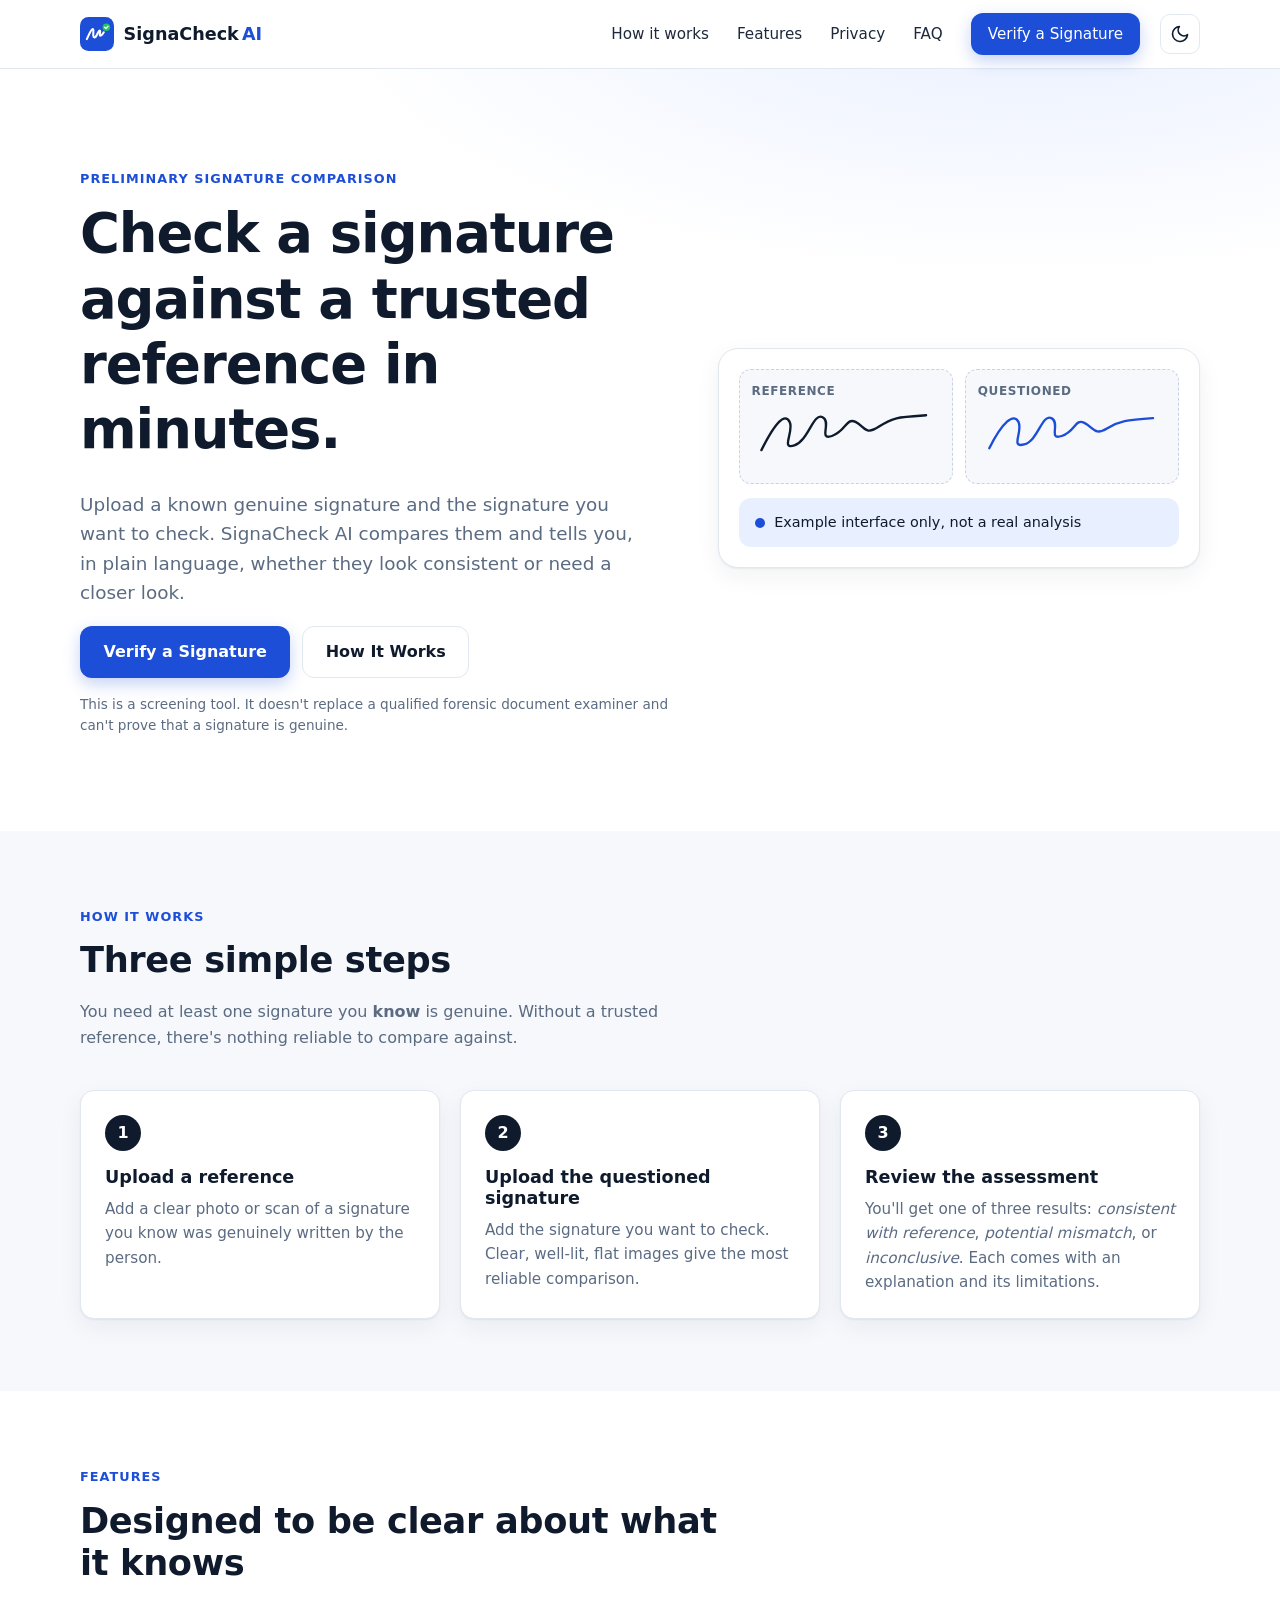
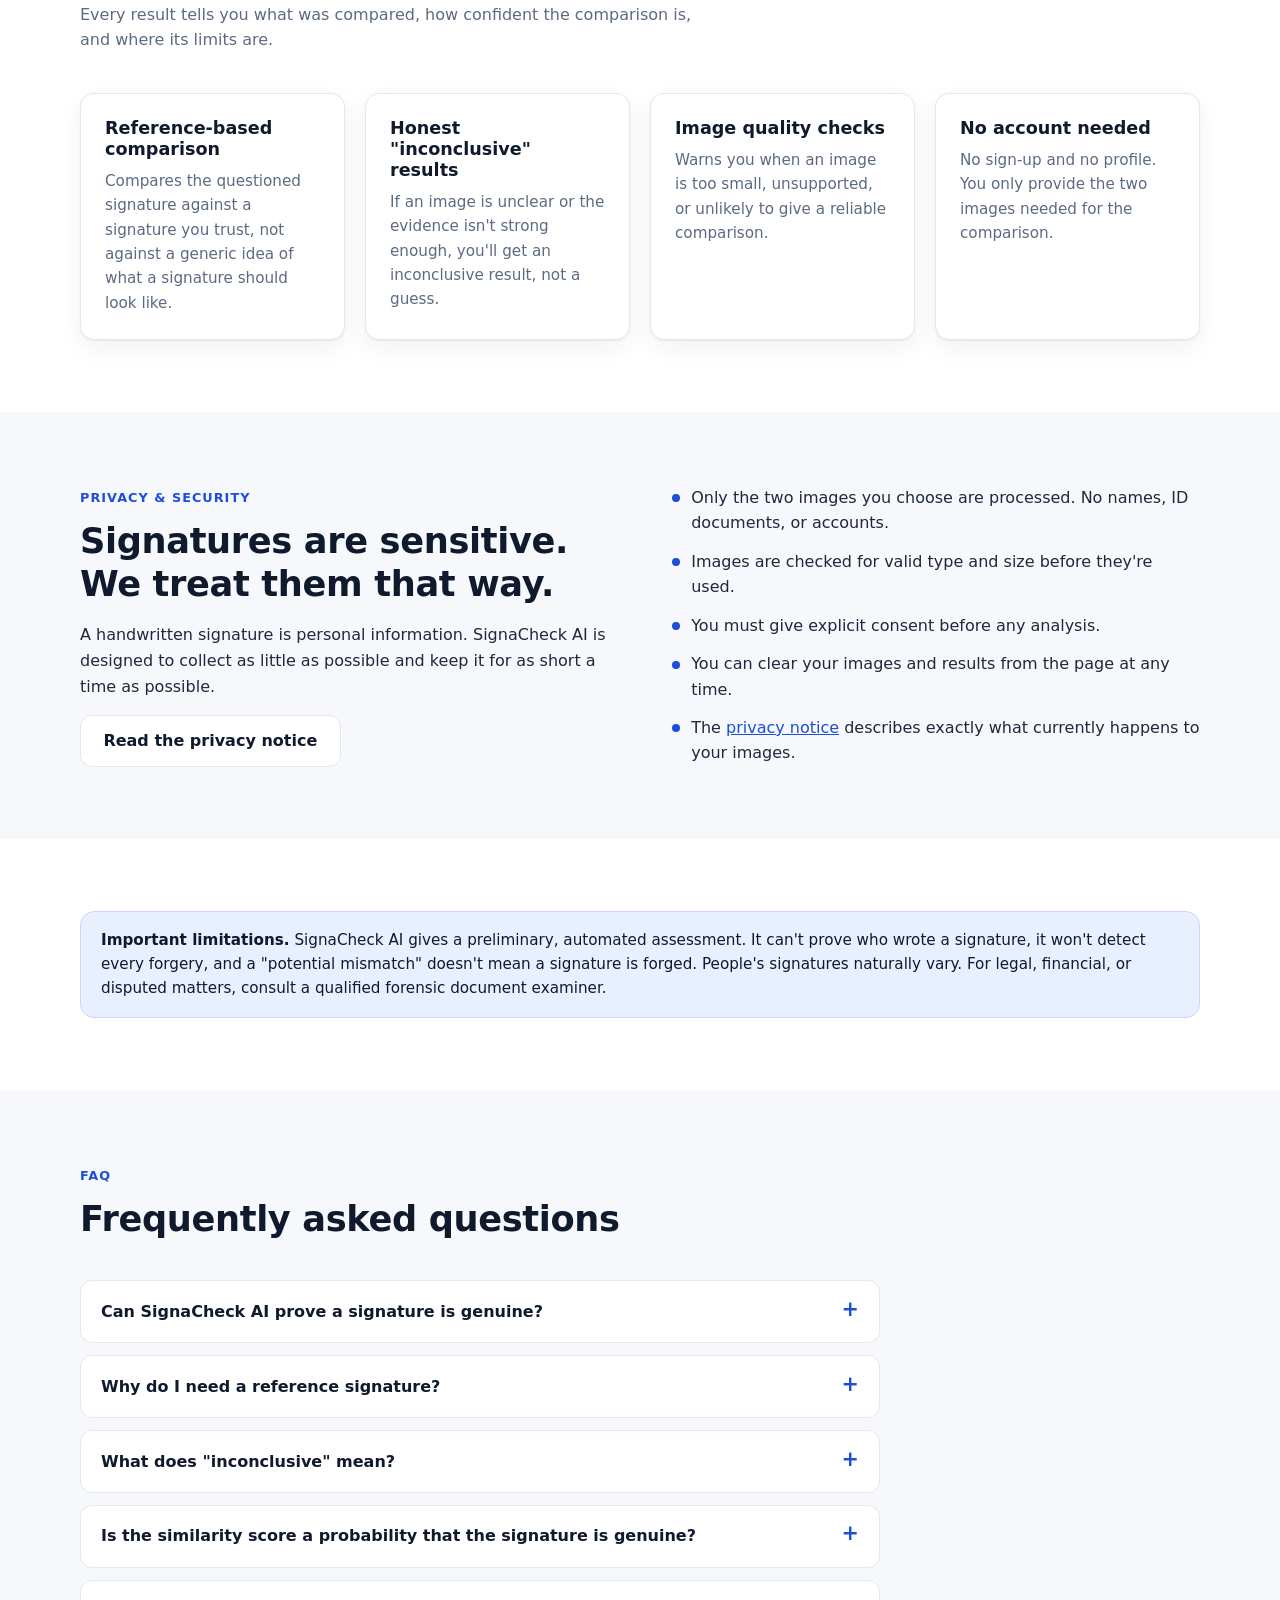
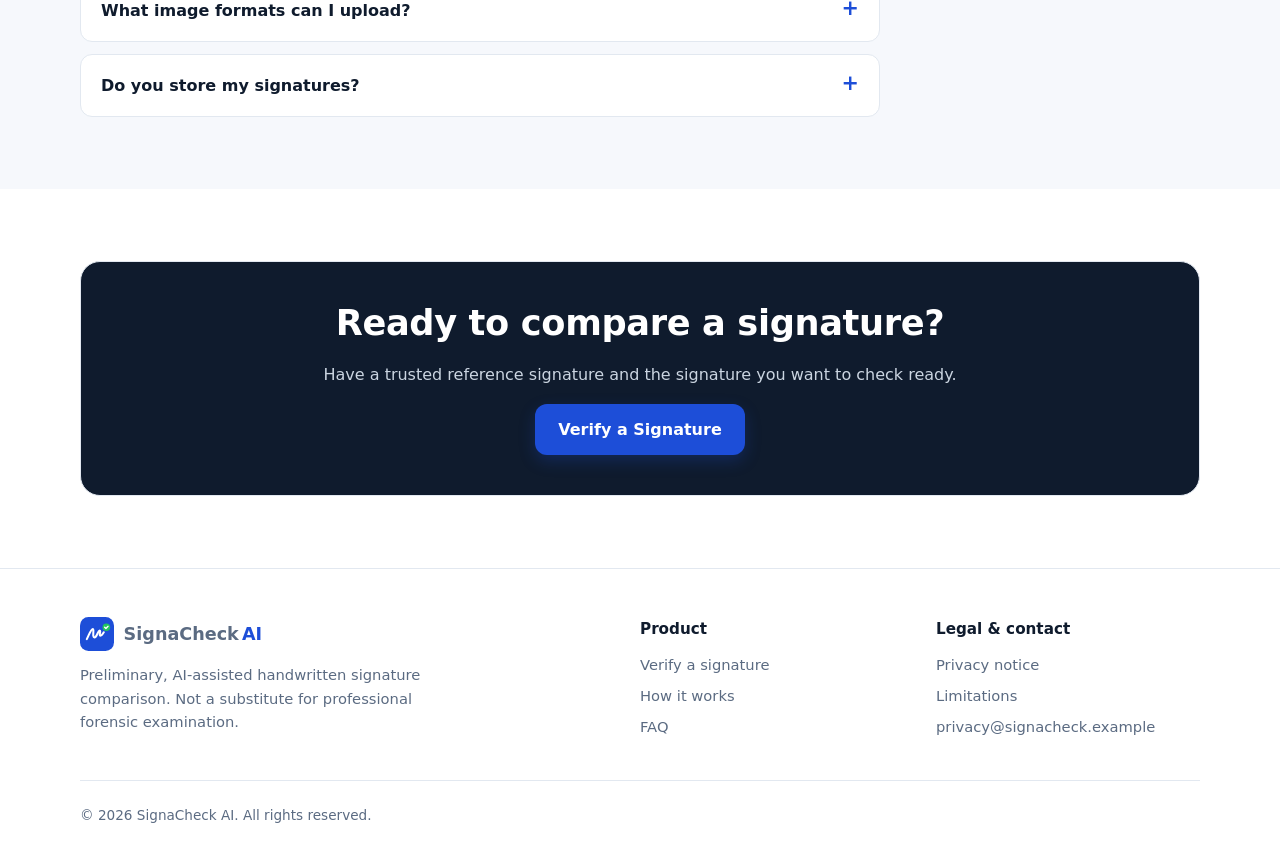
<file: public/index.html>
<!DOCTYPE html>
<html lang="en">
<head>
  <meta charset="UTF-8">
  <meta name="viewport" content="width=device-width, initial-scale=1">
  <title>SignaCheck AI — Preliminary Signature Comparison</title>
  <meta name="description" content="Compare a questioned handwritten signature against a known reference signature and get an understandable, preliminary assessment.">
  <link rel="icon" href="assets/logo.svg" type="image/svg+xml">
  <script>(function(){var t;try{t=localStorage.getItem('signacheck-theme')}catch(e){}if(t!=='light'&&t!=='dark')t=window.matchMedia&&matchMedia('(prefers-color-scheme: dark)').matches?'dark':'light';document.documentElement.setAttribute('data-theme',t)})();</script>
  <link rel="stylesheet" href="css/style.css">
</head>
<body>
  <a class="skip-link" href="#main">Skip to content</a>

  <header class="site-header">
    <nav class="container nav" aria-label="Main">
      <a class="brand" href="index.html"><img src="assets/logo.svg" alt="">SignaCheck<span>AI</span></a>
      <button class="theme-toggle" type="button" aria-label="Switch to dark mode" title="Switch to dark mode">
        <svg class="theme-toggle__moon" width="20" height="20" viewBox="0 0 24 24" fill="none" stroke="currentColor" stroke-width="2" stroke-linecap="round" stroke-linejoin="round" aria-hidden="true"><path d="M21 12.8A9 9 0 1 1 11.2 3a7 7 0 0 0 9.8 9.8z"/></svg>
        <svg class="theme-toggle__sun" width="20" height="20" viewBox="0 0 24 24" fill="none" stroke="currentColor" stroke-width="2" stroke-linecap="round" aria-hidden="true"><circle cx="12" cy="12" r="4"/><path d="M12 2v2M12 20v2M4.9 4.9l1.4 1.4M17.7 17.7l1.4 1.4M2 12h2M20 12h2M4.9 19.1l1.4-1.4M17.7 6.3l1.4-1.4"/></svg>
      </button>
      <button class="nav__toggle" type="button" aria-expanded="false" aria-controls="nav-links" aria-label="Open menu">
        <svg width="22" height="22" viewBox="0 0 24 24" fill="none" stroke="currentColor" stroke-width="2" stroke-linecap="round"><path d="M4 7h16M4 12h16M4 17h16"/></svg>
      </button>
      <ul class="nav__links" id="nav-links">
        <li><a href="#how-it-works">How it works</a></li>
        <li><a href="#features">Features</a></li>
        <li><a href="#privacy">Privacy</a></li>
        <li><a href="#faq">FAQ</a></li>
        <li><a class="btn btn--primary btn--sm" href="verify.html">Verify a Signature</a></li>
      </ul>
    </nav>
  </header>

  <main id="main">
    <!-- Hero -->
    <section class="hero">
      <div class="container hero__grid">
        <div>
          <span class="eyebrow">Preliminary signature comparison</span>
          <h1>Check a signature against a trusted reference in minutes.</h1>
          <p class="hero__lead">Upload a known genuine signature and the signature you want to check. SignaCheck AI compares them and tells you, in plain language, whether they look consistent or need a closer look.</p>
          <div class="btn-row">
            <a class="btn btn--primary" href="verify.html">Verify a Signature</a>
            <a class="btn btn--secondary" href="#how-it-works">How It Works</a>
          </div>
          <p class="hero__note">This is a screening tool. It doesn't replace a qualified forensic document examiner and can't prove that a signature is genuine.</p>
        </div>

        <div class="hero__visual" aria-hidden="true">
          <div class="mock__row">
            <div class="mock__card">
              <div class="mock__label">Reference</div>
              <svg class="mock__sig" viewBox="0 0 200 70" width="100%"><path d="M10 50c15-30 25-40 30-30s-10 30 5 25 20-35 30-30-5 25 10 20 15-20 25-15 10 15 25 5 20-10 50-12" fill="none" stroke="#0f1b2d" stroke-width="2.5" stroke-linecap="round"/></svg>
            </div>
            <div class="mock__card">
              <div class="mock__label">Questioned</div>
              <svg class="mock__sig mock__sig--b" viewBox="0 0 200 70" width="100%"><path d="M12 48c14-28 26-38 31-28s-9 28 6 24 19-33 29-28-4 24 11 19 14-19 24-14 11 14 24 6 21-9 49-11" fill="none" stroke="#1d4ed8" stroke-width="2.5" stroke-linecap="round"/></svg>
            </div>
          </div>
          <div class="mock__result"><span class="mock__dot"></span>Example interface only, not a real analysis</div>
        </div>
      </div>
    </section>

    <!-- How it works -->
    <section class="section section--soft" id="how-it-works">
      <div class="container">
        <div class="section__head">
          <span class="eyebrow">How it works</span>
          <h2>Three simple steps</h2>
          <p>You need at least one signature you <strong>know</strong> is genuine. Without a trusted reference, there's nothing reliable to compare against.</p>
        </div>
        <div class="grid grid--3">
          <article class="card">
            <div class="step__num">1</div>
            <h3>Upload a reference</h3>
            <p>Add a clear photo or scan of a signature you know was genuinely written by the person.</p>
          </article>
          <article class="card">
            <div class="step__num">2</div>
            <h3>Upload the questioned signature</h3>
            <p>Add the signature you want to check. Clear, well-lit, flat images give the most reliable comparison.</p>
          </article>
          <article class="card">
            <div class="step__num">3</div>
            <h3>Review the assessment</h3>
            <p>You'll get one of three results: <em>consistent with reference</em>, <em>potential mismatch</em>, or <em>inconclusive</em>. Each comes with an explanation and its limitations.</p>
          </article>
        </div>
      </div>
    </section>

    <!-- Features -->
    <section class="section" id="features">
      <div class="container">
        <div class="section__head">
          <span class="eyebrow">Features</span>
          <h2>Designed to be clear about what it knows</h2>
          <p>Every result tells you what was compared, how confident the comparison is, and where its limits are.</p>
        </div>
        <div class="grid grid--4">
          <article class="card">
            <h3>Reference-based comparison</h3>
            <p>Compares the questioned signature against a signature you trust, not against a generic idea of what a signature should look like.</p>
          </article>
          <article class="card">
            <h3>Honest "inconclusive" results</h3>
            <p>If an image is unclear or the evidence isn't strong enough, you'll get an inconclusive result, not a guess.</p>
          </article>
          <article class="card">
            <h3>Image quality checks</h3>
            <p>Warns you when an image is too small, unsupported, or unlikely to give a reliable comparison.</p>
          </article>
          <article class="card">
            <h3>No account needed</h3>
            <p>No sign-up and no profile. You only provide the two images needed for the comparison.</p>
          </article>
        </div>
      </div>
    </section>

    <!-- Privacy -->
    <section class="section section--soft" id="privacy">
      <div class="container split">
        <div>
          <span class="eyebrow">Privacy &amp; security</span>
          <h2>Signatures are sensitive. We treat them that way.</h2>
          <p>A handwritten signature is personal information. SignaCheck AI is designed to collect as little as possible and keep it for as short a time as possible.</p>
          <a class="btn btn--secondary" href="privacy.html">Read the privacy notice</a>
        </div>
        <ul class="checklist">
          <li>Only the two images you choose are processed. No names, ID documents, or accounts.</li>
          <li>Images are checked for valid type and size before they're used.</li>
          <li>You must give explicit consent before any analysis.</li>
          <li>You can clear your images and results from the page at any time.</li>
          <li><span>The <a href="privacy.html">privacy notice</a> describes exactly what currently happens to your images.</span></li>
        </ul>
      </div>
    </section>

    <!-- Limitations -->
    <section class="section" id="limitations">
      <div class="container">
        <div class="notice notice--info">
          <div>
            <p><strong>Important limitations.</strong> SignaCheck AI gives a preliminary, automated assessment. It can't prove who wrote a signature, it won't detect every forgery, and a "potential mismatch" doesn't mean a signature is forged. People's signatures naturally vary. For legal, financial, or disputed matters, consult a qualified forensic document examiner.</p>
          </div>
        </div>
      </div>
    </section>

    <!-- FAQ -->
    <section class="section section--soft" id="faq">
      <div class="container">
        <div class="section__head">
          <span class="eyebrow">FAQ</span>
          <h2>Frequently asked questions</h2>
        </div>
        <div class="faq">
          <details>
            <summary>Can SignaCheck AI prove a signature is genuine?</summary>
            <p>No. It compares the visual characteristics of two signature images and gives a preliminary assessment. Visual similarity alone can't establish identity or authenticity.</p>
          </details>
          <details>
            <summary>Why do I need a reference signature?</summary>
            <p>Everyone signs differently. To judge whether a signature is consistent with a person's handwriting, you need a sample you know that person genuinely wrote. Without one, a reliable person-specific comparison isn't possible.</p>
          </details>
          <details>
            <summary>What does "inconclusive" mean?</summary>
            <p>The system doesn't have enough evidence to make an assessment. Common causes are blurry, very small, or cropped images, or signatures that are too short or too simple.</p>
          </details>
          <details>
            <summary>Is the similarity score a probability that the signature is genuine?</summary>
            <p>No. When shown, the score measures how similar the model considers the two images. It isn't the probability that a signature is genuine or forged.</p>
          </details>
          <details>
            <summary>What image formats can I upload?</summary>
            <p>JPG, PNG, and WebP images up to 5 MB each. For best results, use a dark pen on plain white paper, photographed flat and in good light.</p>
          </details>
          <details>
            <summary>Do you store my signatures?</summary>
            <p>See the <a href="privacy.html">privacy notice</a>. It describes exactly what currently happens to uploaded images and how long they're kept.</p>
          </details>
        </div>
      </div>
    </section>

    <!-- CTA -->
    <section class="section">
      <div class="container">
        <div class="cta">
          <h2>Ready to compare a signature?</h2>
          <p>Have a trusted reference signature and the signature you want to check ready.</p>
          <div class="btn-row"><a class="btn btn--primary" href="verify.html">Verify a Signature</a></div>
        </div>
      </div>
    </section>
  </main>

  <footer class="site-footer">
    <div class="container">
      <div class="footer__grid">
        <div>
          <a class="brand" href="index.html"><img src="assets/logo.svg" alt="">SignaCheck<span>AI</span></a>
          <p style="margin-top:.75rem;max-width:360px">Preliminary, AI-assisted handwritten signature comparison. Not a substitute for professional forensic examination.</p>
        </div>
        <div>
          <h4>Product</h4>
          <ul>
            <li><a href="verify.html">Verify a signature</a></li>
            <li><a href="index.html#how-it-works">How it works</a></li>
            <li><a href="index.html#faq">FAQ</a></li>
          </ul>
        </div>
        <div>
          <h4>Legal &amp; contact</h4>
          <ul>
            <li><a href="privacy.html">Privacy notice</a></li>
            <li><a href="index.html#limitations">Limitations</a></li>
            <li><a href="mailto:privacy@signacheck.example">privacy@signacheck.example</a></li>
          </ul>
        </div>
      </div>
      <div class="footer__bottom">&copy; <span data-year></span> SignaCheck AI. All rights reserved.</div>
    </div>
  </footer>

  <script src="js/app.js"></script>
</body>
</html>
</file>
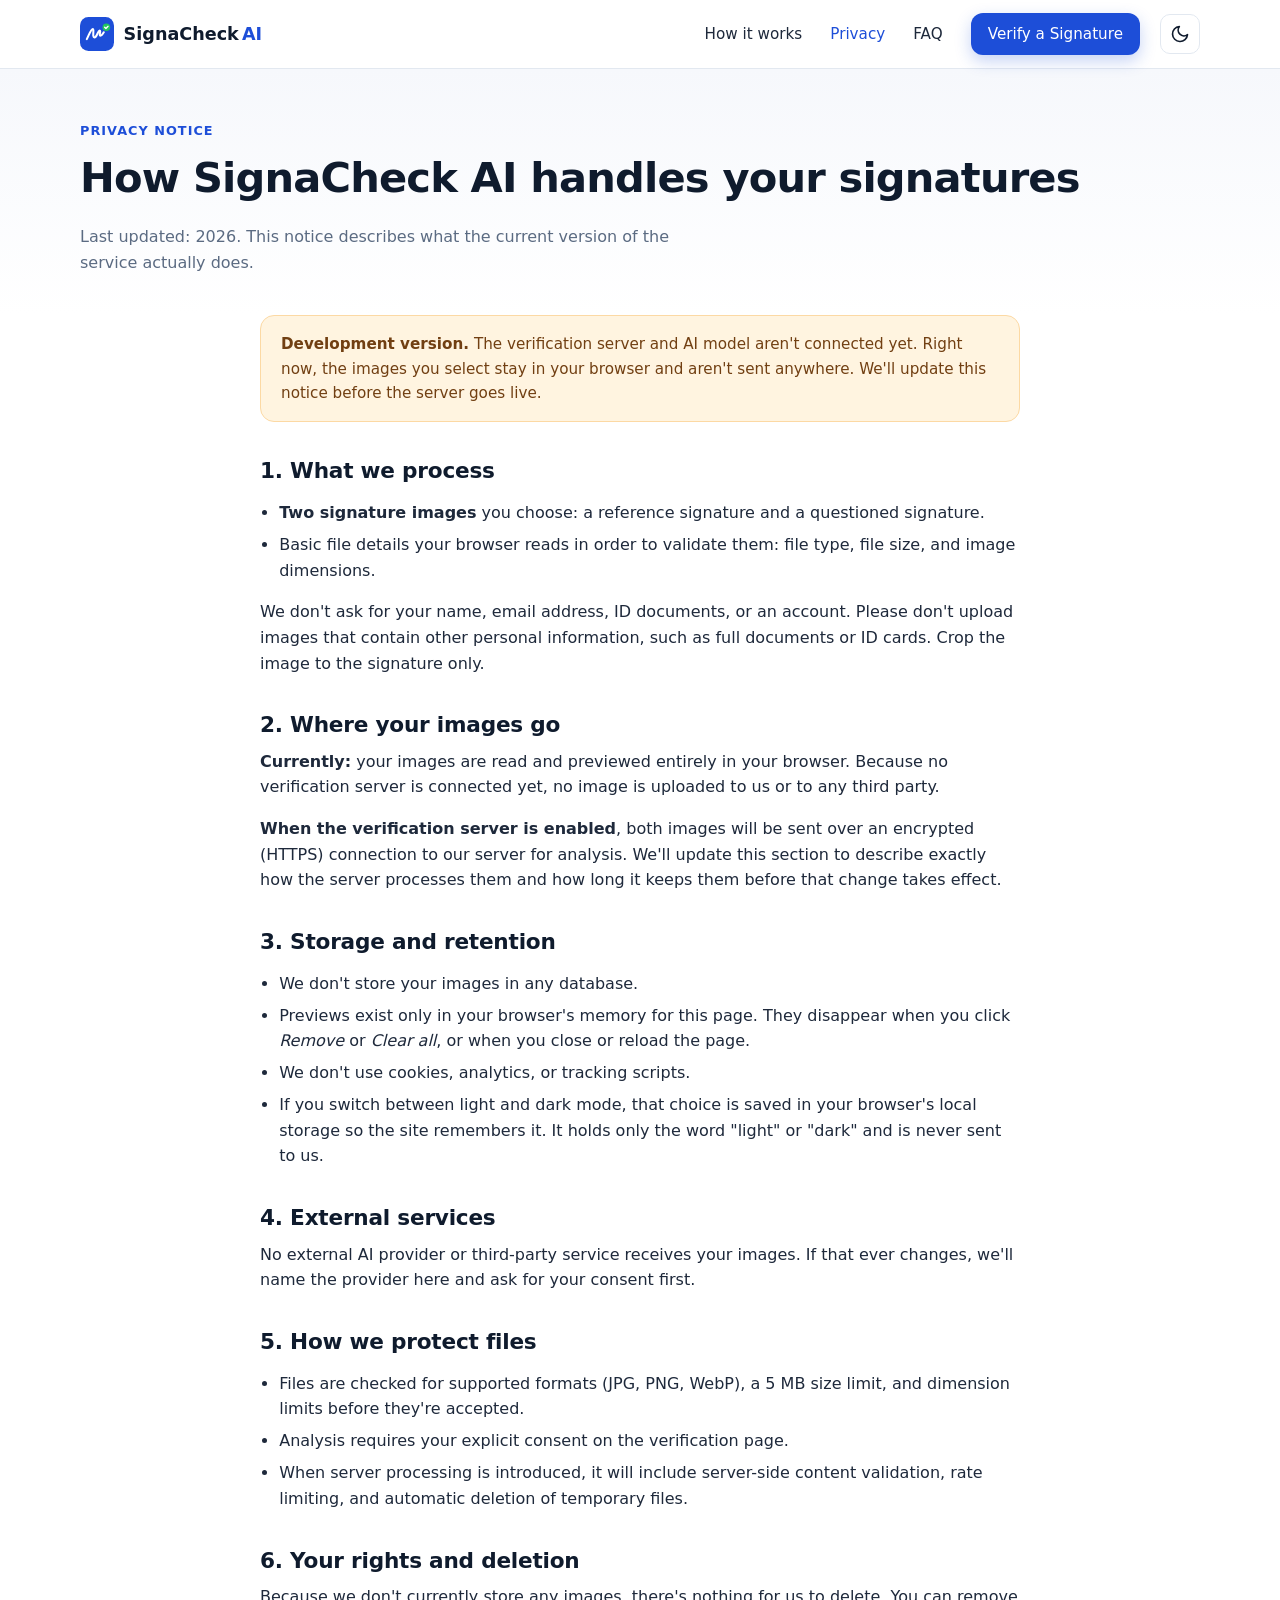
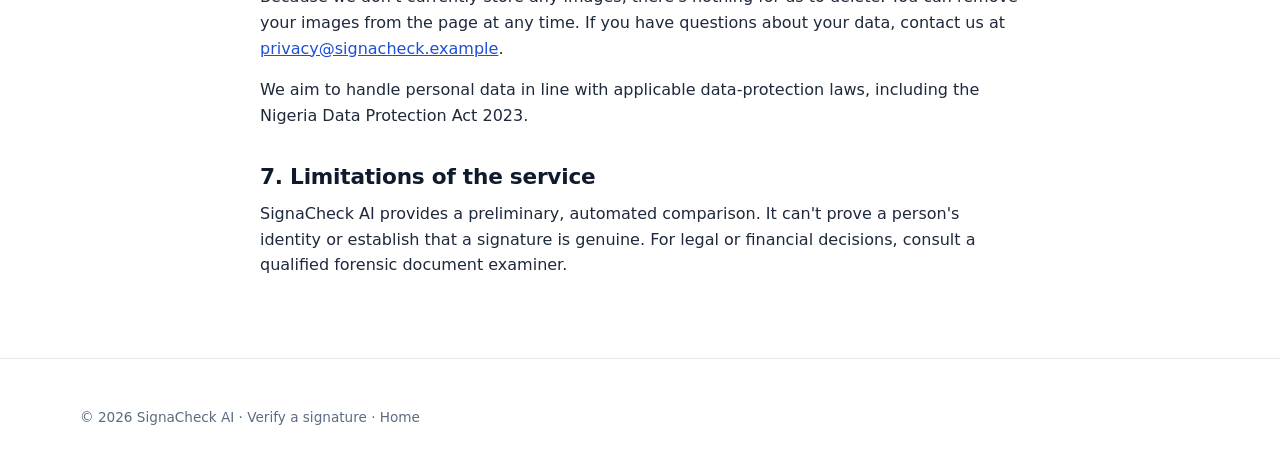
<file: public/privacy.html>
<!DOCTYPE html>
<html lang="en">
<head>
  <meta charset="UTF-8">
  <meta name="viewport" content="width=device-width, initial-scale=1">
  <title>Privacy Notice — SignaCheck AI</title>
  <link rel="icon" href="assets/logo.svg" type="image/svg+xml">
  <script>(function(){var t;try{t=localStorage.getItem('signacheck-theme')}catch(e){}if(t!=='light'&&t!=='dark')t=window.matchMedia&&matchMedia('(prefers-color-scheme: dark)').matches?'dark':'light';document.documentElement.setAttribute('data-theme',t)})();</script>
  <link rel="stylesheet" href="css/style.css">
</head>
<body>
  <a class="skip-link" href="#main">Skip to content</a>

  <header class="site-header">
    <nav class="container nav" aria-label="Main">
      <a class="brand" href="index.html"><img src="assets/logo.svg" alt="">SignaCheck<span>AI</span></a>
      <button class="theme-toggle" type="button" aria-label="Switch to dark mode" title="Switch to dark mode">
        <svg class="theme-toggle__moon" width="20" height="20" viewBox="0 0 24 24" fill="none" stroke="currentColor" stroke-width="2" stroke-linecap="round" stroke-linejoin="round" aria-hidden="true"><path d="M21 12.8A9 9 0 1 1 11.2 3a7 7 0 0 0 9.8 9.8z"/></svg>
        <svg class="theme-toggle__sun" width="20" height="20" viewBox="0 0 24 24" fill="none" stroke="currentColor" stroke-width="2" stroke-linecap="round" aria-hidden="true"><circle cx="12" cy="12" r="4"/><path d="M12 2v2M12 20v2M4.9 4.9l1.4 1.4M17.7 17.7l1.4 1.4M2 12h2M20 12h2M4.9 19.1l1.4-1.4M17.7 6.3l1.4-1.4"/></svg>
      </button>
      <button class="nav__toggle" type="button" aria-expanded="false" aria-controls="nav-links" aria-label="Open menu">
        <svg width="22" height="22" viewBox="0 0 24 24" fill="none" stroke="currentColor" stroke-width="2" stroke-linecap="round"><path d="M4 7h16M4 12h16M4 17h16"/></svg>
      </button>
      <ul class="nav__links" id="nav-links">
        <li><a href="index.html#how-it-works">How it works</a></li>
        <li><a href="privacy.html" aria-current="page">Privacy</a></li>
        <li><a href="index.html#faq">FAQ</a></li>
        <li><a class="btn btn--primary btn--sm" href="verify.html">Verify a Signature</a></li>
      </ul>
    </nav>
  </header>

  <main id="main">
    <section class="page-head">
      <div class="container">
        <span class="eyebrow">Privacy notice</span>
        <h1 style="font-size:clamp(1.8rem,5vw,2.6rem)">How SignaCheck AI handles your signatures</h1>
        <p>Last updated: <span data-year></span>. This notice describes what the current version of the service actually does.</p>
      </div>
    </section>

    <article class="container prose">
      <div class="notice notice--warn">
        <p><strong>Development version.</strong> The verification server and AI model aren't connected yet. Right now, the images you select stay in your browser and aren't sent anywhere. We'll update this notice before the server goes live.</p>
      </div>

      <h2>1. What we process</h2>
      <ul>
        <li><strong>Two signature images</strong> you choose: a reference signature and a questioned signature.</li>
        <li>Basic file details your browser reads in order to validate them: file type, file size, and image dimensions.</li>
      </ul>
      <p>We don't ask for your name, email address, ID documents, or an account. Please don't upload images that contain other personal information, such as full documents or ID cards. Crop the image to the signature only.</p>

      <h2>2. Where your images go</h2>
      <p><strong>Currently:</strong> your images are read and previewed entirely in your browser. Because no verification server is connected yet, no image is uploaded to us or to any third party.</p>
      <p><strong>When the verification server is enabled</strong>, both images will be sent over an encrypted (HTTPS) connection to our server for analysis. We'll update this section to describe exactly how the server processes them and how long it keeps them before that change takes effect.</p>

      <h2>3. Storage and retention</h2>
      <ul>
        <li>We don't store your images in any database.</li>
        <li>Previews exist only in your browser's memory for this page. They disappear when you click <em>Remove</em> or <em>Clear all</em>, or when you close or reload the page.</li>
        <li>We don't use cookies, analytics, or tracking scripts.</li>
        <li>If you switch between light and dark mode, that choice is saved in your browser's local storage so the site remembers it. It holds only the word "light" or "dark" and is never sent to us.</li>
      </ul>

      <h2>4. External services</h2>
      <p>No external AI provider or third-party service receives your images. If that ever changes, we'll name the provider here and ask for your consent first.</p>

      <h2>5. How we protect files</h2>
      <ul>
        <li>Files are checked for supported formats (JPG, PNG, WebP), a 5 MB size limit, and dimension limits before they're accepted.</li>
        <li>Analysis requires your explicit consent on the verification page.</li>
        <li>When server processing is introduced, it will include server-side content validation, rate limiting, and automatic deletion of temporary files.</li>
      </ul>

      <h2>6. Your rights and deletion</h2>
      <p>Because we don't currently store any images, there's nothing for us to delete. You can remove your images from the page at any time. If you have questions about your data, contact us at <a href="mailto:privacy@signacheck.example">privacy@signacheck.example</a>.</p>
      <p>We aim to handle personal data in line with applicable data-protection laws, including the Nigeria Data Protection Act 2023.</p>

      <h2>7. Limitations of the service</h2>
      <p>SignaCheck AI provides a preliminary, automated comparison. It can't prove a person's identity or establish that a signature is genuine. For legal or financial decisions, consult a qualified forensic document examiner.</p>
    </article>
  </main>

  <footer class="site-footer">
    <div class="container footer__bottom" style="border:0;margin-top:0;padding-top:0">
      &copy; <span data-year></span> SignaCheck AI · <a href="verify.html">Verify a signature</a> · <a href="index.html">Home</a>
    </div>
  </footer>

  <script src="js/app.js"></script>
</body>
</html>
</file>
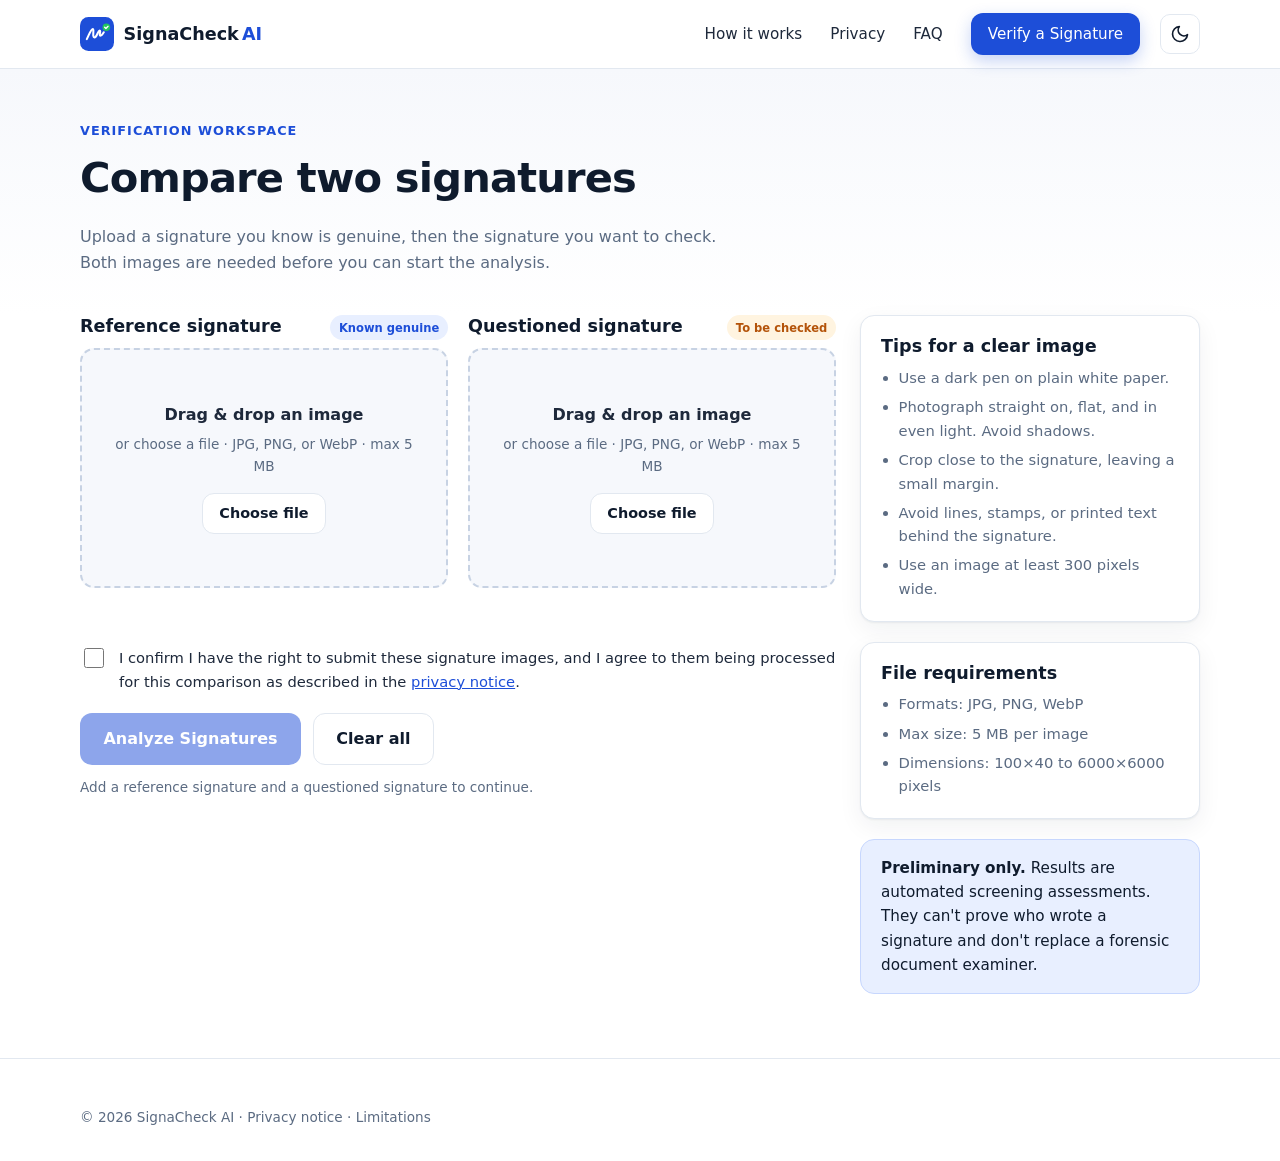
<file: public/verify.html>
<!DOCTYPE html>
<html lang="en">
<head>
  <meta charset="UTF-8">
  <meta name="viewport" content="width=device-width, initial-scale=1">
  <title>Verify a Signature — SignaCheck AI</title>
  <meta name="description" content="Upload a reference signature and a questioned signature for a preliminary comparison.">
  <!-- Base URL of the verification API. Leave empty to use the same origin as this page. -->
  <meta name="signacheck-api-base" content="">
  <link rel="icon" href="assets/logo.svg" type="image/svg+xml">
  <script>(function(){var t;try{t=localStorage.getItem('signacheck-theme')}catch(e){}if(t!=='light'&&t!=='dark')t=window.matchMedia&&matchMedia('(prefers-color-scheme: dark)').matches?'dark':'light';document.documentElement.setAttribute('data-theme',t)})();</script>
  <link rel="stylesheet" href="css/style.css">
</head>
<body>
  <a class="skip-link" href="#main">Skip to content</a>

  <header class="site-header">
    <nav class="container nav" aria-label="Main">
      <a class="brand" href="index.html"><img src="assets/logo.svg" alt="">SignaCheck<span>AI</span></a>
      <button class="theme-toggle" type="button" aria-label="Switch to dark mode" title="Switch to dark mode">
        <svg class="theme-toggle__moon" width="20" height="20" viewBox="0 0 24 24" fill="none" stroke="currentColor" stroke-width="2" stroke-linecap="round" stroke-linejoin="round" aria-hidden="true"><path d="M21 12.8A9 9 0 1 1 11.2 3a7 7 0 0 0 9.8 9.8z"/></svg>
        <svg class="theme-toggle__sun" width="20" height="20" viewBox="0 0 24 24" fill="none" stroke="currentColor" stroke-width="2" stroke-linecap="round" aria-hidden="true"><circle cx="12" cy="12" r="4"/><path d="M12 2v2M12 20v2M4.9 4.9l1.4 1.4M17.7 17.7l1.4 1.4M2 12h2M20 12h2M4.9 19.1l1.4-1.4M17.7 6.3l1.4-1.4"/></svg>
      </button>
      <button class="nav__toggle" type="button" aria-expanded="false" aria-controls="nav-links" aria-label="Open menu">
        <svg width="22" height="22" viewBox="0 0 24 24" fill="none" stroke="currentColor" stroke-width="2" stroke-linecap="round"><path d="M4 7h16M4 12h16M4 17h16"/></svg>
      </button>
      <ul class="nav__links" id="nav-links">
        <li><a href="index.html#how-it-works">How it works</a></li>
        <li><a href="privacy.html">Privacy</a></li>
        <li><a href="index.html#faq">FAQ</a></li>
        <li><a class="btn btn--primary btn--sm" href="verify.html" aria-current="page">Verify a Signature</a></li>
      </ul>
    </nav>
  </header>

  <main id="main">
    <section class="page-head">
      <div class="container">
        <span class="eyebrow">Verification workspace</span>
        <h1 style="font-size:clamp(1.8rem,5vw,2.6rem)">Compare two signatures</h1>
        <p>Upload a signature you know is genuine, then the signature you want to check. Both images are needed before you can start the analysis.</p>
      </div>
    </section>

    <div class="container workspace">
      <div>
        <form id="verify-form" novalidate>
          <div class="upload-grid">
            <!-- Reference slot -->
            <div>
              <div class="upload-label">
                <h3 id="ref-title">Reference signature</h3>
                <span class="tag">Known genuine</span>
              </div>
              <div class="dropzone" data-slot="reference" aria-labelledby="ref-title">
                <div class="dropzone__empty">
                  <strong>Drag &amp; drop an image</strong>
                  <p class="dropzone__hint">or choose a file · JPG, PNG, or WebP · max 5 MB</p>
                  <label class="btn btn--secondary btn--sm">
                    Choose file
                    <input class="visually-hidden" type="file" name="referenceSignature" accept="image/jpeg,image/png,image/webp">
                  </label>
                </div>
                <div class="dropzone__preview">
                  <img class="preview__img" alt="Reference signature preview">
                  <div class="preview__meta">
                    <span class="preview__name"></span>
                    <span class="preview__actions">
                      <button type="button" class="btn btn--ghost btn--sm" data-action="replace">Replace</button>
                      <button type="button" class="btn btn--ghost btn--sm" data-action="remove">Remove</button>
                    </span>
                  </div>
                </div>
              </div>
              <p class="field-msg" data-msg="reference" role="status" aria-live="polite"></p>
            </div>

            <!-- Questioned slot -->
            <div>
              <div class="upload-label">
                <h3 id="q-title">Questioned signature</h3>
                <span class="tag tag--amber">To be checked</span>
              </div>
              <div class="dropzone" data-slot="questioned" aria-labelledby="q-title">
                <div class="dropzone__empty">
                  <strong>Drag &amp; drop an image</strong>
                  <p class="dropzone__hint">or choose a file · JPG, PNG, or WebP · max 5 MB</p>
                  <label class="btn btn--secondary btn--sm">
                    Choose file
                    <input class="visually-hidden" type="file" name="questionedSignature" accept="image/jpeg,image/png,image/webp">
                  </label>
                </div>
                <div class="dropzone__preview">
                  <img class="preview__img" alt="Questioned signature preview">
                  <div class="preview__meta">
                    <span class="preview__name"></span>
                    <span class="preview__actions">
                      <button type="button" class="btn btn--ghost btn--sm" data-action="replace">Replace</button>
                      <button type="button" class="btn btn--ghost btn--sm" data-action="remove">Remove</button>
                    </span>
                  </div>
                </div>
              </div>
              <p class="field-msg" data-msg="questioned" role="status" aria-live="polite"></p>
            </div>
          </div>

          <label class="consent">
            <input type="checkbox" id="consent" name="consent">
            <span>I confirm I have the right to submit these signature images, and I agree to them being processed for this comparison as described in the <a href="privacy.html" target="_blank" rel="noopener">privacy notice</a>.</span>
          </label>

          <div class="analyze-bar">
            <button type="submit" class="btn btn--primary" id="analyze-btn" disabled>Analyze Signatures</button>
            <button type="button" class="btn btn--secondary" id="clear-btn">Clear all</button>
            <span class="hint" id="analyze-hint" aria-live="polite">Add both images and give consent to continue.</span>
          </div>

          <div id="form-error" class="notice notice--error" role="alert" hidden style="margin-top:1rem"></div>
        </form>

        <!-- Results -->
        <section class="results card" id="results" hidden aria-live="polite" tabindex="-1">
          <h2 style="font-size:1.4rem">Assessment</h2>
          <div class="result-status" id="result-status">
            <div>
              <h3 id="result-title"></h3>
              <p id="result-message"></p>
            </div>
          </div>

          <div class="result-images">
            <figure><img id="result-ref-img" alt="Submitted reference signature"><figcaption>Reference</figcaption></figure>
            <figure><img id="result-q-img" alt="Submitted questioned signature"><figcaption>Questioned</figcaption></figure>
          </div>

          <div class="score" id="result-score" hidden>
            <div style="display:flex;justify-content:space-between;font-size:.9rem;margin-bottom:.4rem">
              <strong>Model similarity score</strong><span id="result-score-value"></span>
            </div>
            <div class="score__bar"><div class="score__fill" id="result-score-fill"></div></div>
            <p style="font-size:.8rem;color:var(--muted);margin-top:.4rem">This measures visual similarity between the two images. It isn't the probability that the signature is genuine.</p>
          </div>

          <div id="result-warnings-wrap" hidden>
            <h3>Image quality warnings</h3>
            <ul class="result-list" id="result-warnings"></ul>
          </div>

          <h3>Limitations</h3>
          <ul class="result-list" id="result-limitations"></ul>

          <div class="btn-row">
            <button type="button" class="btn btn--primary" id="again-btn">Start another verification</button>
            <button type="button" class="btn btn--secondary" id="clear-results-btn">Clear images &amp; results</button>
          </div>
        </section>
      </div>

      <aside class="side">
        <div class="card">
          <h3>Tips for a clear image</h3>
          <ul>
            <li>Use a dark pen on plain white paper.</li>
            <li>Photograph straight on, flat, and in even light. Avoid shadows.</li>
            <li>Crop close to the signature, leaving a small margin.</li>
            <li>Avoid lines, stamps, or printed text behind the signature.</li>
            <li>Use an image at least 300 pixels wide.</li>
          </ul>
        </div>
        <div class="card">
          <h3>File requirements</h3>
          <ul>
            <li>Formats: JPG, PNG, WebP</li>
            <li>Max size: 5 MB per image</li>
            <li>Dimensions: 100×40 to 6000×6000 pixels</li>
          </ul>
        </div>
        <div class="notice notice--info">
          <p><strong>Preliminary only.</strong> Results are automated screening assessments. They can't prove who wrote a signature and don't replace a forensic document examiner.</p>
        </div>
      </aside>
    </div>
  </main>

  <footer class="site-footer">
    <div class="container footer__bottom" style="border:0;margin-top:0;padding-top:0">
      &copy; <span data-year></span> SignaCheck AI · <a href="privacy.html">Privacy notice</a> · <a href="index.html#limitations">Limitations</a>
    </div>
  </footer>

  <script src="js/app.js"></script>
  <script src="js/upload.js"></script>
  <script src="js/results.js"></script>
</body>
</html>
</file>
<file: public/css/style.css>
/* SignaCheck AI — global styles (mobile-first) */
:root {
  --navy: #0f1b2d;
  --text: #1e293b;
  --muted: #5b6b82;
  --line: #e2e8f0;
  --bg: #ffffff;
  --bg-soft: #f6f8fc;
  --blue: #1d4ed8;
  --blue-dark: #1e40af;
  --blue-soft: #e8efff;
  --green: #15803d;
  --green-soft: #e7f6ec;
  --amber: #b45309;
  --amber-soft: #fff4e0;
  --red: #b91c1c;
  --red-soft: #fdecec;
  --surface: #ffffff;
  --header-bg: rgba(255, 255, 255, .88);
  --line-strong: #c7d2e3;
  --accent: #1d4ed8;
  --solid: #0f1b2d;
  --on-solid: #cbd5e1;
  --info-line: #c7d7fe;
  --warn-line: #fcd9a4;
  --warn-text: #713f12;
  --error-line: #f6c4c4;
  --error-text: #7f1d1d;
  --ok-line: #b7e4c7;
  --ok-text: #14532d;
  --radius: 14px;
  --shadow: 0 1px 2px rgba(15, 27, 45, .06), 0 8px 24px rgba(15, 27, 45, .06);
  --font: "Inter", system-ui, -apple-system, "Segoe UI", Roboto, Arial, sans-serif;
  color-scheme: light;
}

[data-theme="dark"] {
  --navy: #e6edf7;
  --text: #cbd5e1;
  --muted: #94a3b8;
  --line: #24324a;
  --line-strong: #34465f;
  --bg: #0b1220;
  --bg-soft: #0f1829;
  --surface: #131d30;
  --header-bg: rgba(11, 18, 32, .85);
  --blue: #2563eb;
  --blue-dark: #1d4ed8;
  --blue-soft: #15244a;
  --accent: #8db1ff;
  --solid: #16233a;
  --on-solid: #cbd5e1;
  --green: #4ade80;
  --green-soft: #0f2a1c;
  --amber: #fbbf24;
  --amber-soft: #2b2010;
  --red: #f87171;
  --red-soft: #2c1517;
  --info-line: #26407a;
  --warn-line: #5c4318;
  --warn-text: #fcd9a4;
  --error-line: #5e2629;
  --error-text: #fecaca;
  --ok-line: #1f5236;
  --ok-text: #bbf7d0;
  --shadow: 0 1px 2px rgba(0, 0, 0, .3), 0 8px 24px rgba(0, 0, 0, .25);
  color-scheme: dark;
}

*, *::before, *::after { box-sizing: border-box; }
[hidden] { display: none !important; }
html { scroll-behavior: smooth; }
body {
  margin: 0;
  transition: background-color .2s, color .2s;
  font-family: var(--font);
  color: var(--text);
  background: var(--bg);
  line-height: 1.6;
  -webkit-font-smoothing: antialiased;
}
img { max-width: 100%; display: block; }
a { color: var(--accent); }
h1, h2, h3 { color: var(--navy); line-height: 1.2; margin: 0 0 .5em; }
h1 { font-size: clamp(2rem, 6vw, 3.4rem); letter-spacing: -.02em; }
h2 { font-size: clamp(1.5rem, 4vw, 2.2rem); letter-spacing: -.01em; }
h3 { font-size: 1.1rem; }
p { margin: 0 0 1em; }

.container { width: min(1120px, 100% - 2.5rem); margin-inline: auto; }
.section { padding: 4.5rem 0; }
.section--soft { background: var(--bg-soft); }
.section__head { max-width: 640px; margin-bottom: 2.5rem; }
.section__head p { color: var(--muted); }
.eyebrow {
  display: inline-block; font-size: .8rem; font-weight: 600; text-transform: uppercase;
  letter-spacing: .08em; color: var(--accent); margin-bottom: .75rem;
}
.skip-link {
  position: absolute; left: -999px; top: 0; background: var(--solid); color: #fff; padding: .5rem 1rem; z-index: 100;
}
.skip-link:focus { left: 1rem; }
:focus-visible { outline: 3px solid #93b4ff; outline-offset: 2px; }

/* ---------- Header ---------- */
.site-header {
  position: sticky; top: 0; z-index: 50;
  background: var(--header-bg); backdrop-filter: blur(10px);
  border-bottom: 1px solid var(--line);
}
.nav { display: flex; align-items: center; justify-content: space-between; height: 68px; }
.brand { display: flex; align-items: center; gap: .6rem; text-decoration: none; color: var(--navy); font-weight: 700; font-size: 1.1rem; }
.brand img { width: 34px; height: 34px; }
.brand span { color: var(--accent); margin-left: -.4rem; }
.nav__links { display: none; list-style: none; margin: 0; padding: 0; gap: 1.75rem; align-items: center; }
.nav__links a { color: var(--text); text-decoration: none; font-weight: 500; font-size: .95rem; }
.nav__links a:hover, .nav__links a[aria-current="page"] { color: var(--accent); }
.nav__links a.btn--primary, .nav__links a.btn--primary:hover, .nav__links a.btn--primary[aria-current="page"] { color: #fff; }
.nav__toggle {
  background: none; border: 1px solid var(--line); border-radius: 10px; width: 44px; height: 44px;
  display: grid; place-items: center; cursor: pointer; color: var(--navy);
}
.nav__links.is-open {
  display: flex; flex-direction: column; align-items: flex-start; position: absolute; top: 68px; left: 0; right: 0;
  background: var(--surface); padding: 1rem 1.25rem 1.5rem; border-bottom: 1px solid var(--line); gap: 1rem; box-shadow: var(--shadow);
}
.theme-toggle {
  background: none; border: 1px solid var(--line); border-radius: 10px; width: 44px; height: 44px;
  display: grid; place-items: center; cursor: pointer; color: var(--navy); margin-left: auto; margin-right: .5rem;
}
.theme-toggle:hover { border-color: var(--line-strong); }
.theme-toggle__sun { display: none; }
[data-theme="dark"] .theme-toggle__sun { display: block; }
[data-theme="dark"] .theme-toggle__moon { display: none; }
@media (min-width: 860px) {
  .nav__toggle { display: none; }
  .nav__links { margin-left: auto; }
  .theme-toggle { order: 3; margin: 0 0 0 1.25rem; width: 40px; height: 40px; }
  .nav__links, .nav__links.is-open { display: flex; flex-direction: row; position: static; padding: 0; box-shadow: none; border: 0; }
}

/* ---------- Buttons ---------- */
.btn {
  display: inline-flex; align-items: center; justify-content: center; gap: .5rem;
  min-height: 48px; padding: .75rem 1.4rem; border-radius: 12px; border: 1px solid transparent;
  font: inherit; font-weight: 600; text-decoration: none; cursor: pointer;
  transition: background .2s, transform .15s, box-shadow .2s, border-color .2s;
}
.btn:active { transform: translateY(1px); }
.btn--primary { background: var(--blue); color: #fff; box-shadow: 0 6px 16px rgba(29, 78, 216, .25); }
.btn--primary:hover { background: var(--blue-dark); }
.btn--secondary { background: var(--surface); color: var(--navy); border-color: var(--line); }
.btn--secondary:hover { border-color: var(--line-strong); background: var(--bg-soft); }
.btn--ghost { background: transparent; color: var(--muted); padding-inline: .8rem; min-height: 40px; }
.btn--ghost:hover { color: var(--red); }
.btn--sm { min-height: 40px; padding: .5rem 1rem; font-size: .9rem; }
.btn[disabled] { opacity: .5; cursor: not-allowed; box-shadow: none; }
.btn-row { display: flex; flex-wrap: wrap; gap: .75rem; }

/* ---------- Hero ---------- */
.hero { padding: 4rem 0 3rem; background: radial-gradient(1000px 400px at 80% -10%, var(--blue-soft), transparent 70%); }
.hero__grid { display: grid; gap: 3rem; align-items: center; }
.hero__lead { font-size: 1.15rem; color: var(--muted); max-width: 560px; }
.hero__note { font-size: .85rem; color: var(--muted); margin-top: 1rem; }
.hero__visual {
  background: var(--surface); border: 1px solid var(--line); border-radius: 20px; padding: 1.25rem; box-shadow: var(--shadow);
}
.mock__row { display: grid; grid-template-columns: 1fr 1fr; gap: .75rem; }
.mock__card { border: 1px dashed var(--line-strong); border-radius: 12px; padding: .75rem; background: var(--bg-soft); }
.mock__label { font-size: .75rem; color: var(--muted); font-weight: 600; text-transform: uppercase; letter-spacing: .05em; }
.mock__sig { height: 70px; display: grid; place-items: center; }
.mock__sig path { stroke-dasharray: 400; stroke-dashoffset: 400; animation: draw 2.4s ease forwards; }
.mock__sig--b path { animation-delay: .6s; }
@keyframes draw { to { stroke-dashoffset: 0; } }
[data-theme="dark"] .mock__sig path { stroke: var(--navy); }
[data-theme="dark"] .mock__sig--b path { stroke: var(--accent); }
.mock__result {
  margin-top: .9rem; padding: .8rem 1rem; border-radius: 12px; background: var(--blue-soft);
  display: flex; align-items: center; gap: .6rem; font-size: .9rem; color: var(--navy);
}
.mock__dot { width: 10px; height: 10px; border-radius: 50%; background: var(--blue); animation: pulse 1.6s infinite; }
@keyframes pulse { 50% { opacity: .3; } }
@media (min-width: 900px) { .hero { padding: 6rem 0 5rem; } .hero__grid { grid-template-columns: 1.1fr .9fr; } }

/* ---------- Cards / grids ---------- */
.grid { display: grid; gap: 1.25rem; }
@media (min-width: 640px) { .grid--2 { grid-template-columns: repeat(2, 1fr); } .grid--3 { grid-template-columns: repeat(2, 1fr); } }
@media (min-width: 960px) { .grid--3 { grid-template-columns: repeat(3, 1fr); } .grid--4 { grid-template-columns: repeat(4, 1fr); } }
@media (min-width: 640px) and (max-width: 959px) { .grid--4 { grid-template-columns: repeat(2, 1fr); } }
.card {
  background: var(--surface); border: 1px solid var(--line); border-radius: var(--radius); padding: 1.5rem;
  box-shadow: var(--shadow); transition: transform .2s, box-shadow .2s;
}
.card:hover { transform: translateY(-2px); }
.card p { color: var(--muted); margin: 0; font-size: .95rem; }
.step__num {
  width: 36px; height: 36px; border-radius: 50%; background: var(--solid); color: #fff; font-weight: 700;
  display: grid; place-items: center; margin-bottom: 1rem;
}

[data-theme="dark"] .step__num { background: var(--blue); }

.split { display: grid; gap: 2rem; align-items: center; }
@media (min-width: 900px) { .split { grid-template-columns: 1fr 1fr; gap: 4rem; } }
.checklist { list-style: none; padding: 0; margin: 0; display: grid; gap: .8rem; }
.checklist li { display: flex; gap: .7rem; align-items: flex-start; }
.checklist li::before {
  content: ""; flex: 0 0 8px; height: 8px; border-radius: 50%; margin-top: .6em; background: var(--blue);
}

/* ---------- Notice / callouts ---------- */
.notice {
  border-radius: var(--radius); padding: 1rem 1.25rem; border: 1px solid; font-size: .95rem;
  display: flex; gap: .75rem; align-items: flex-start;
}
.notice p:last-child { margin-bottom: 0; }
.notice--info { background: var(--blue-soft); border-color: var(--info-line); color: var(--navy); }
.notice--warn { background: var(--amber-soft); border-color: var(--warn-line); color: var(--warn-text); }
.notice--error { background: var(--red-soft); border-color: var(--error-line); color: var(--error-text); }
.notice--ok { background: var(--green-soft); border-color: var(--ok-line); color: var(--ok-text); }

/* ---------- FAQ ---------- */
.faq { max-width: 800px; display: grid; gap: .75rem; }
.faq details { background: var(--surface); border: 1px solid var(--line); border-radius: 12px; padding: 0 1.25rem; }
.faq summary {
  cursor: pointer; list-style: none; padding: 1.1rem 0; font-weight: 600; color: var(--navy);
  display: flex; justify-content: space-between; gap: 1rem;
}
.faq summary::-webkit-details-marker { display: none; }
.faq summary::after { content: "+"; font-size: 1.3rem; line-height: 1; color: var(--accent); transition: transform .2s; }
.faq details[open] summary::after { transform: rotate(45deg); }
.faq details p { color: var(--muted); padding-bottom: 1.1rem; margin: 0; }

/* ---------- CTA ---------- */
.cta { background: var(--solid); color: var(--on-solid); border: 1px solid var(--line); border-radius: 20px; padding: 2.5rem 1.5rem; text-align: center; }
.cta h2 { color: #fff; }
.cta .btn-row { justify-content: center; }

/* ---------- Footer ---------- */
.site-footer { border-top: 1px solid var(--line); padding: 3rem 0 2rem; font-size: .92rem; color: var(--muted); }
.footer__grid { display: grid; gap: 2rem; }
@media (min-width: 760px) { .footer__grid { grid-template-columns: 2fr 1fr 1fr; } }
.site-footer h4 { color: var(--navy); margin: 0 0 .75rem; font-size: .95rem; }
.site-footer ul { list-style: none; padding: 0; margin: 0; display: grid; gap: .45rem; }
.site-footer a { color: var(--muted); text-decoration: none; }
.site-footer a:hover { color: var(--accent); }
.footer__bottom { border-top: 1px solid var(--line); margin-top: 2rem; padding-top: 1.5rem; font-size: .85rem; }

/* ---------- Verify workspace ---------- */
.page-head { padding: 3rem 0 1.5rem; background: linear-gradient(180deg, var(--bg-soft), var(--bg)); }
.page-head p { color: var(--muted); max-width: 640px; }
.workspace { display: grid; gap: 1.5rem; padding-bottom: 4rem; }
@media (min-width: 1000px) { .workspace { grid-template-columns: 1fr 340px; align-items: start; } }
.upload-grid { display: grid; gap: 1.25rem; }
@media (min-width: 700px) { .upload-grid { grid-template-columns: 1fr 1fr; } }

.dropzone {
  position: relative; border: 2px dashed var(--line-strong); border-radius: var(--radius); background: var(--bg-soft);
  min-height: 240px; display: flex; flex-direction: column; align-items: center; justify-content: center;
  text-align: center; padding: 1.5rem; transition: border-color .2s, background .2s;
}
.dropzone.is-dragover { border-color: var(--blue); background: var(--blue-soft); }
.dropzone.has-file { border-style: solid; border-color: var(--line); background: var(--surface); padding: 1rem; }
.dropzone.has-error { border-color: #f1a5a5; }
.dropzone__hint { font-size: .85rem; color: var(--muted); margin: .4rem 0 1rem; }
.dropzone__empty, .dropzone__preview { width: 100%; }
.dropzone__preview { display: none; }
.dropzone.has-file .dropzone__empty { display: none; }
.dropzone.has-file .dropzone__preview { display: block; }
.preview__img {
  width: 100%; height: 170px; object-fit: contain; background:
  repeating-conic-gradient(#f1f5f9 0% 25%, #fff 0% 50%) 50% / 16px 16px; border-radius: 10px; border: 1px solid var(--line);
}
.preview__meta { display: flex; justify-content: space-between; align-items: center; gap: .5rem; margin-top: .75rem; font-size: .85rem; color: var(--muted); text-align: left; }
.preview__name { overflow: hidden; text-overflow: ellipsis; white-space: nowrap; color: var(--navy); font-weight: 600; }
.preview__actions { display: flex; gap: .25rem; flex-shrink: 0; }
.field-msg { font-size: .85rem; margin-top: .5rem; min-height: 1.2em; }
.field-msg--error { color: var(--red); }
.field-msg--warn { color: var(--amber); }
.upload-label { display: flex; justify-content: space-between; align-items: baseline; margin-bottom: .5rem; }
.upload-label h3 { margin: 0; }
.tag { font-size: .72rem; font-weight: 600; padding: .2rem .55rem; border-radius: 999px; background: var(--blue-soft); color: var(--accent); }
.tag--amber { background: var(--amber-soft); color: var(--amber); }
.visually-hidden { position: absolute !important; width: 1px; height: 1px; overflow: hidden; clip: rect(0 0 0 0); white-space: nowrap; }

.consent { display: flex; gap: .75rem; align-items: flex-start; font-size: .92rem; margin: 1.25rem 0; }
.consent input { width: 20px; height: 20px; margin-top: 2px; accent-color: var(--blue); flex-shrink: 0; }
.analyze-bar { display: flex; flex-wrap: wrap; gap: .75rem; align-items: center; }
.analyze-bar .hint { font-size: .85rem; color: var(--muted); }

.side { display: grid; gap: 1.25rem; }
.side .card { padding: 1.25rem; }
.side ul { margin: 0; padding-left: 1.1rem; color: var(--muted); font-size: .92rem; display: grid; gap: .35rem; }

.spinner {
  width: 18px; height: 18px; border: 2.5px solid rgba(255,255,255,.4); border-top-color: #fff; border-radius: 50%;
  animation: spin .8s linear infinite;
}
@keyframes spin { to { transform: rotate(360deg); } }

/* ---------- Results ---------- */
.results { margin-top: 2rem; animation: fadeUp .35s ease; }
@keyframes fadeUp { from { opacity: 0; transform: translateY(8px); } }
.results[hidden] { display: none; }
.result-status { display: flex; gap: 1rem; align-items: flex-start; padding: 1.25rem; border-radius: var(--radius); border: 1px solid; margin-bottom: 1.25rem; }
.result-status h3 { margin: 0 0 .25rem; }
.result-status p { margin: 0; }
.result-status--consistent { background: var(--green-soft); border-color: var(--ok-line); }
.result-status--mismatch { background: var(--red-soft); border-color: var(--error-line); }
.result-status--inconclusive, .result-status--unavailable { background: var(--amber-soft); border-color: var(--warn-line); }
.result-images { display: grid; grid-template-columns: 1fr 1fr; gap: 1rem; margin-bottom: 1.25rem; }
.result-images figure { margin: 0; }
.result-images figcaption { font-size: .8rem; color: var(--muted); margin-top: .35rem; font-weight: 600; }
.result-images img { width: 100%; height: 130px; object-fit: contain; border: 1px solid var(--line); border-radius: 10px; background: #fff; }
.score { margin-bottom: 1.25rem; }
.score__bar { height: 10px; background: var(--line); border-radius: 999px; overflow: hidden; }
.score__fill { height: 100%; background: var(--blue); border-radius: 999px; width: 0; transition: width .8s ease; }
.result-list { margin: 0 0 1.25rem; padding-left: 1.1rem; color: var(--muted); font-size: .92rem; }

/* ---------- Prose (privacy page) ---------- */
.prose { max-width: 760px; padding-bottom: 4rem; }
.prose h2 { font-size: 1.35rem; margin-top: 2.25rem; }
.prose ul { padding-left: 1.2rem; }
.prose li { margin-bottom: .4rem; }

@media (prefers-reduced-motion: reduce) {
  *, *::before, *::after { animation: none !important; transition: none !important; scroll-behavior: auto !important; }
  .mock__sig path { stroke-dashoffset: 0; }
}
</file>
